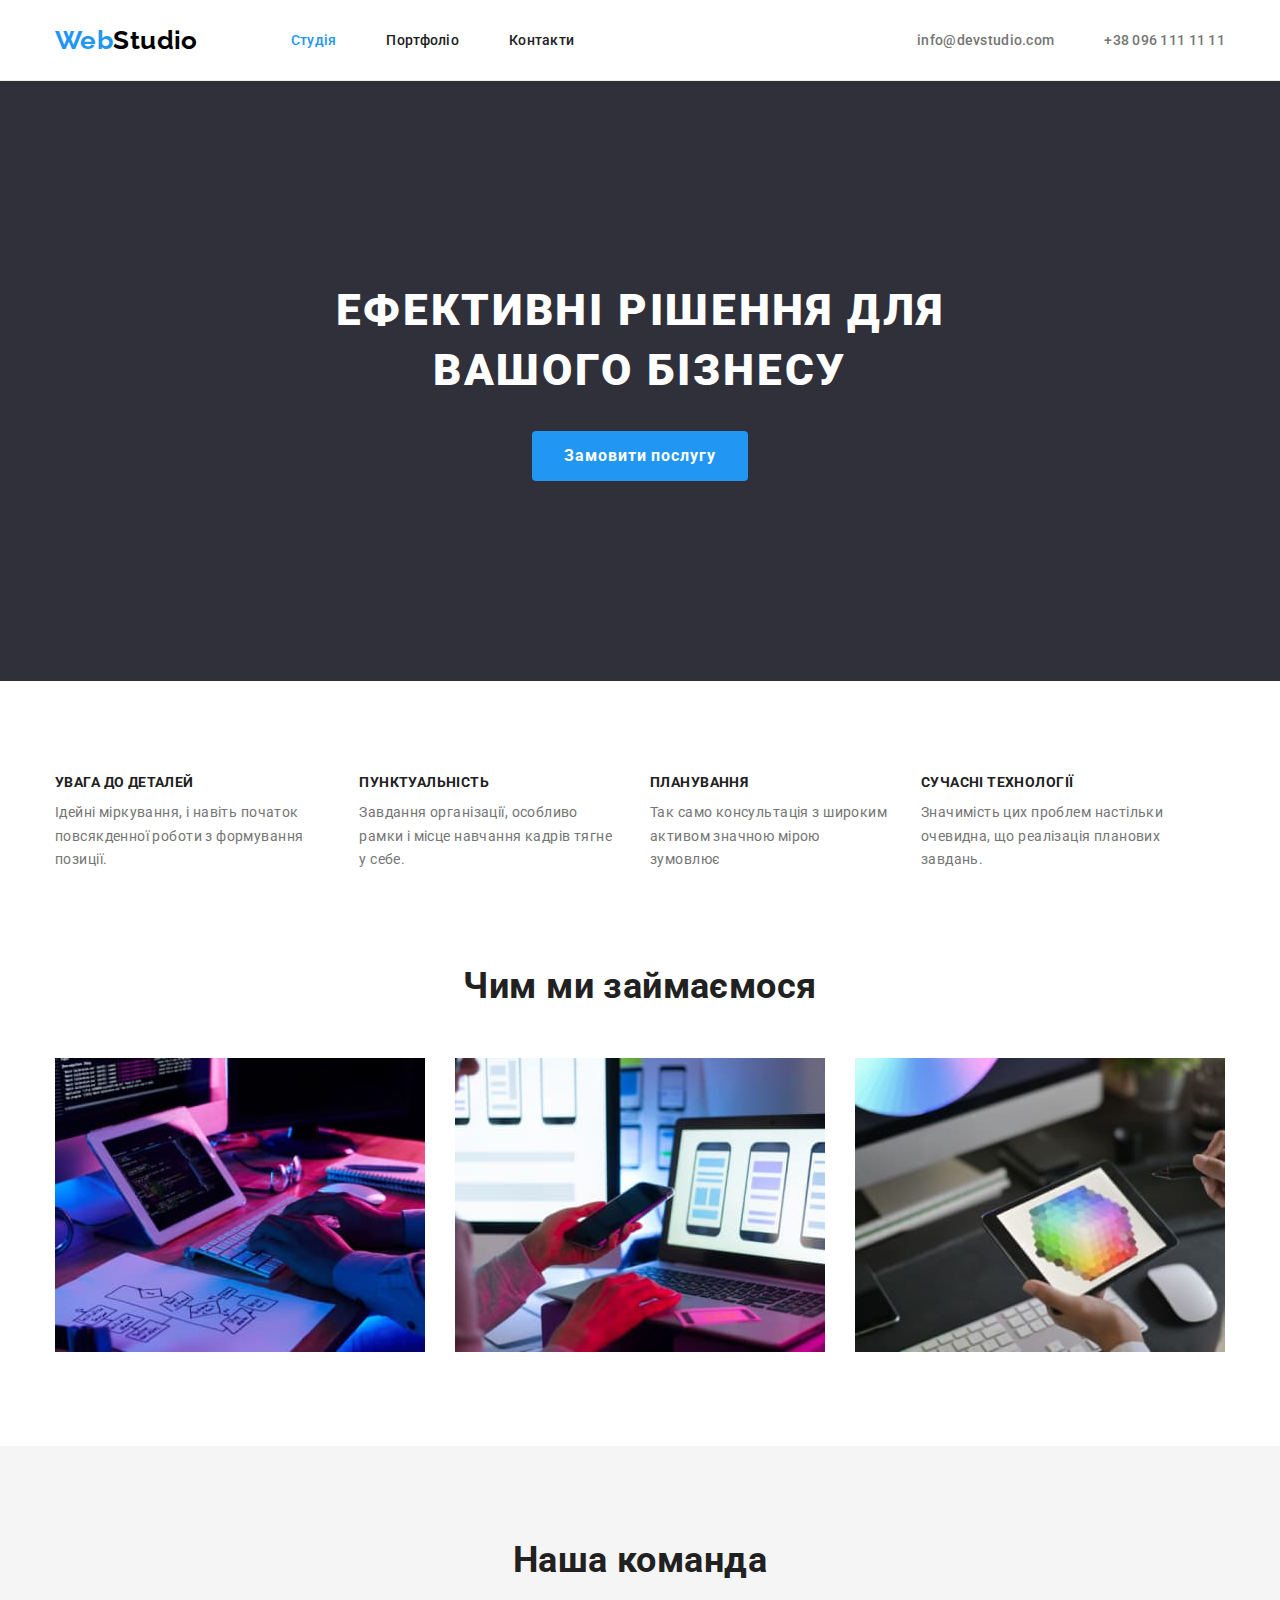
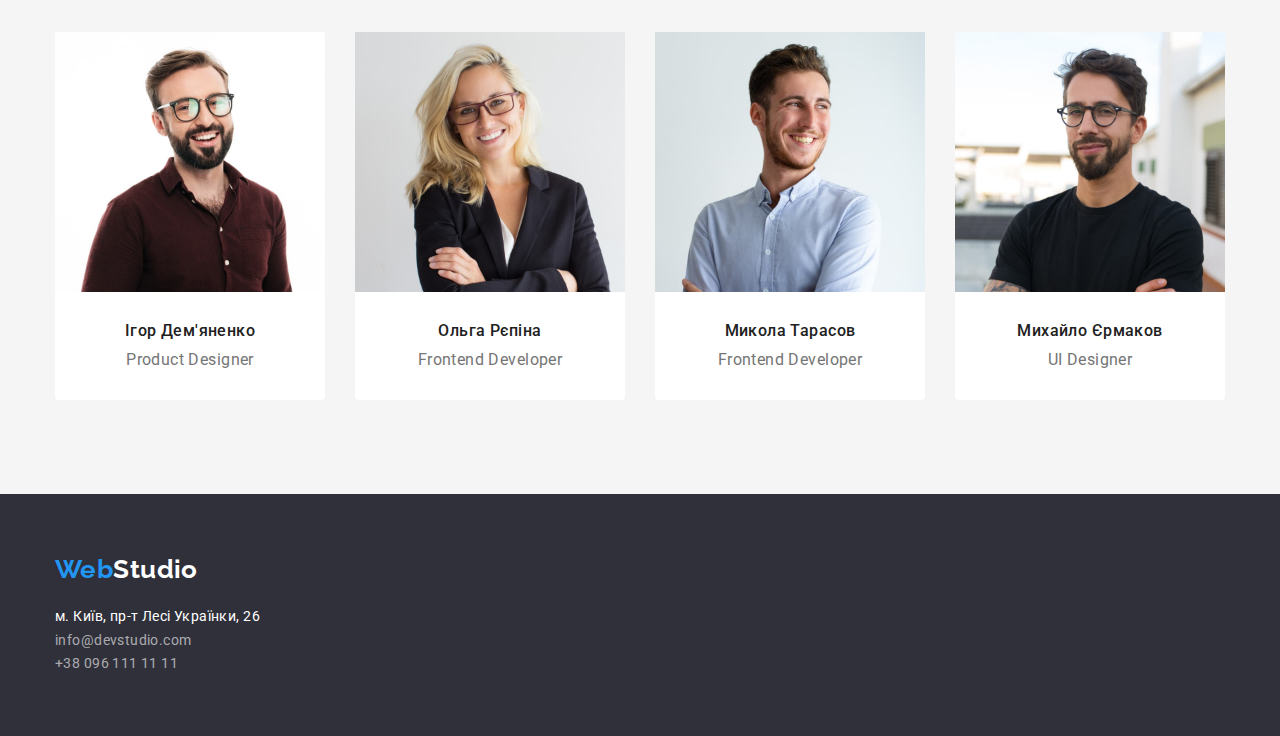
<file: index.html>
<!DOCTYPE html>
<html lang="uk">
  <head>
    <meta charset="UTF-8" />
    <meta http-equiv="X-UA-Compatible" content="IE=edge" />
    <meta name="viewport" content="width=device-width, initial-scale=1.0" />
    <title>Document</title>
    <link rel="preconnect" href="https://fonts.googleapis.com" />
    <link rel="preconnect" href="https://fonts.gstatic.com" crossorigin />
    <link
      href="https://fonts.googleapis.com/css2?family=Raleway:wght@700&family=Roboto:wght@400;500;700;900&display=swap"
      rel="stylesheet"
    />
    <link
      rel="stylesheet"
      href="https://cdn.jsdelivr.net/npm/modern-normalize@1.1.0/modern-normalize.min.css"
    />
    <link rel="stylesheet" href="./css/styles.css" />
  </head>
  <!-- Шапка-->
  <body>
    <header class="page-header">
      <div class="container page-header-container">
        <nav class="page-navigation">
          <a class="logo link" href=""><span class="accent">Web</span>Studio </a>
          <ul class="menu list">
            <li class="menu-item">
              <a href="#" class="menu-link link current">Студія</a>
            </li>
            <li class="menu-item">
              <a href="./portfolio.html" class="menu-link link">Портфоліо</a>
            </li>
            <li class="menu-item">
              <a href="#" class="menu-link link">Контакти</a>
            </li>
          </ul>
        </nav>
        <ul class="contact list">
          <li class="menu-item">
            <a class="contact-mail link" href="mailto:info@devstudio.com">info@devstudio.com</a>
          </li>
          <li class="menu-item">
            <a class="contact-phone-number link" href="tel:+380961111111">+38 096 111 11 11</a>
          </li>
        </ul>
      </div>
    </header>

    <!-- Hero -->
    <main>
      <section class="hero">
        <h1 class="hero-title">Ефективні рішення для вашого бізнесу</h1>
        <button type="button" class="button">Замовити послугу</button>
      </section>

      <!-- Особливості -->

      <section class="section">
        <div class="container page-header-container">
          <h2 class="section-title visually-hidden">Наші переваги</h2>
          <ul class="benefit-list list">
            <li class="elements">
              <h3 class="title">УВАГА ДО ДЕТАЛЕЙ</h3>
              <p class="text">
                Ідейні міркування, і навіть початок повсякденної роботи з формування позиції.
              </p>
            </li>
            <li class="elements">
              <h3 class="title">ПУНКТУАЛЬНІСТЬ</h3>
              <p class="text">
                Завдання організації, особливо рамки і місце навчання кадрів тягне у себе.
              </p>
            </li>

            <li class="elements">
              <h3 class="title">ПЛАНУВАННЯ</h3>
              <p class="text">Так само консультація з широким активом значною мірою зумовлює</p>
            </li>

            <li class="elements">
              <h3 class="title">СУЧАСНІ ТЕХНОЛОГІЇ</h3>
              <p class="text">
                Значимість цих проблем настільки очевидна, що реалізація планових завдань.
              </p>
            </li>
          </ul>
        </div>
      </section>

      <!-- Чим ми займаємося -->

      <section class="section-title-page">
        <div class="container page-header-containe">
          <h2 class="section-title">Чим ми займаємося</h2>
          <ul class="foto-item list">
            <li class="foto-elements">
              <img src="./images/box1(2).jpg" alt="Людина працює за комп'ютером" width="370" />
            </li>
            <li>
              <img
                src="./images/box2.jpg"
                alt="Людина працює за комп'ютером і телефоном"
                width="370"
              />
            </li>
            <li>
              <img src="./images/box3.jpg" alt="Людина працює за планшетом" width="370" />
            </li>
          </ul>
        </div>
      </section>

      <!-- Наша команда -->

      <section class="section team">
        <div class="container page-header-containe">
          <h2 class="section-title">Наша команда</h2>
          <ul class="team-list list">
            <li class="imagene-fone">
              <img src="./images/img.jpg" alt="Усміхнений хлопець в окулярах" width="270" />
              <div class="teamlist">
                <h3 class="title-page">Ігор Дем'яненко</h3>
                <p class="text-page">Product Designer</p>
              </div>
            </li>

            <li class="imagene-fone">
              <img src="./images/img1.jpg" alt="Усміхнена дівчина в окулярах" width="270" />
              <div class="teamlist">
                <h3 class="title-page">Ольга Рєпіна</h3>
                <p class="text-page">Frontend Developer</p>
              </div>
            </li>
            <li class="imagene-fone">
              <img src="./images/img2.jpg" alt="Усміхнений хлопець" width="270" />
              <div class="teamlist">
                <h3 class="title-page">Микола Тарасов</h3>
                <p class="text-page">Frontend Developer</p>
              </div>
            </li>

            <li class="imagene-fone">
              <img src="./images/img3.jpg" alt="Усміхнений хлопець в окулярах" width="270" />
              <div class="teamlist">
                <h3 class="title-page">Михайло Єрмаков</h3>
                <p class="text-page">UI Designer</p>
              </div>
            </li>
          </ul>
        </div>
      </section>
    </main>

    <!-- Footer -->

    <footer class="page-footer">
      <div class="container">
        <a class="logo-footer link" href=""><span class="accent">Web</span>Studio </a>
        <address class="adrees-page">
          <ul class="list">
            <li class="page-contact">
              <a
                class="adrees-footer link"
                href="https://goo.gl/maps/CPtrU1FHBa2aNyZL9"
                target="_blank"
                rel="noopener noreferrer nofollow"
                >м. Київ, пр-т Лесі Українки, 26</a
              >
            </li>

            <li class="page-contact">
              <a class="contact-footer link" href="mailto:info@devstudio.com">info@devstudio.com</a>
            </li>

            <li class="page-contact">
              <a class="contact-footer link" href="tel:+380961111111">+38 096 111 11 11</a>
            </li>
          </ul>
        </address>
      </div>
    </footer>
  </body>
</html>
</file>
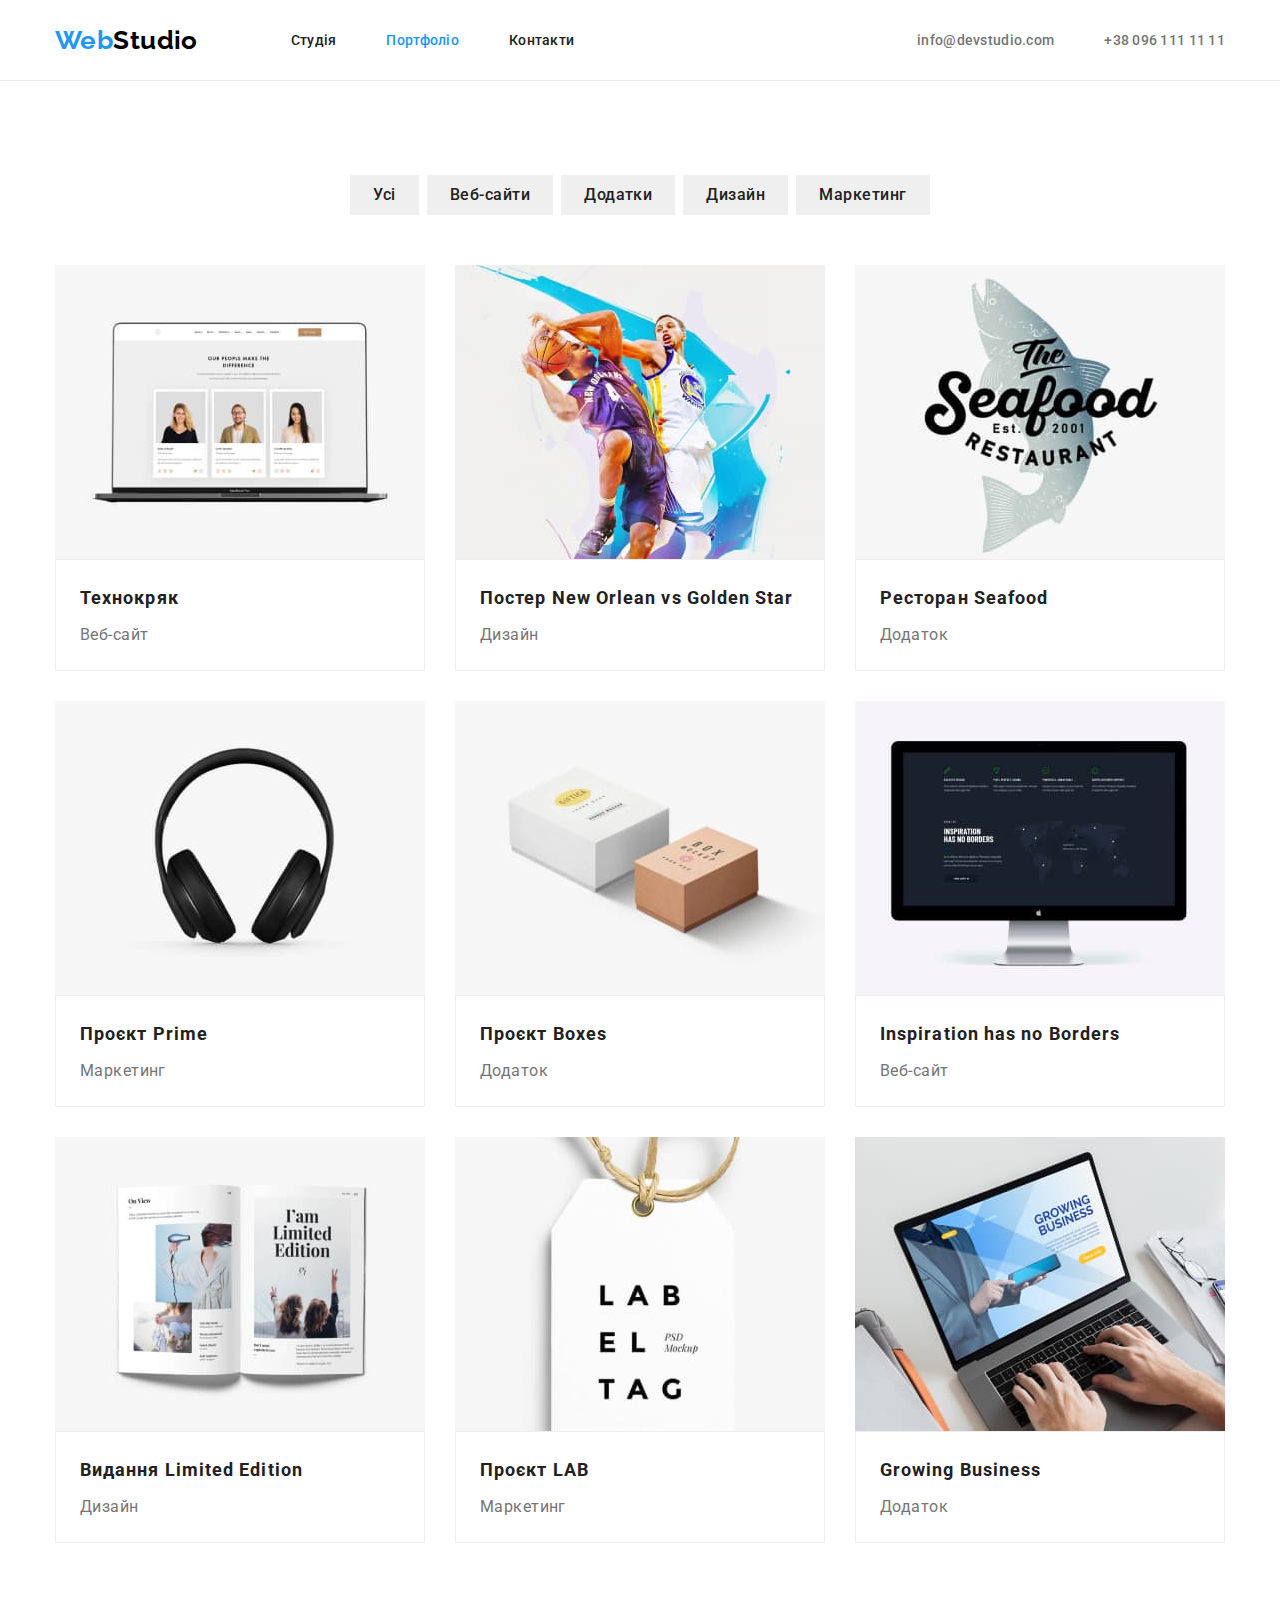
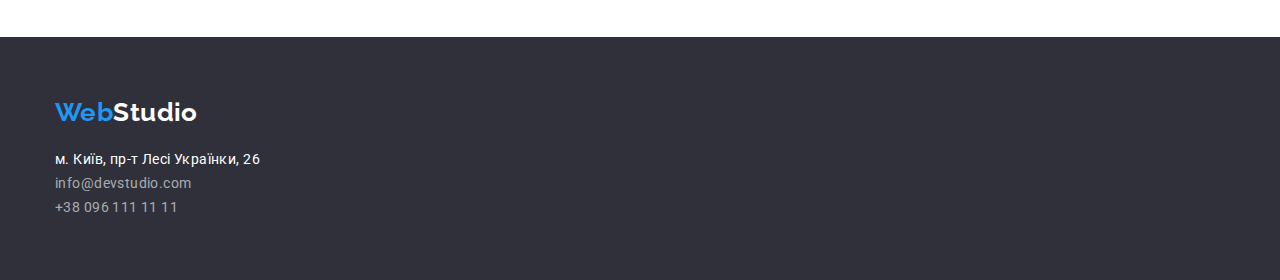
<file: portfolio.html>
<!DOCTYPE html>
<html lang="uk">
  <head>
    <meta charset="UTF-8" />
    <meta http-equiv="X-UA-Compatible" content="IE=edge" />
    <meta name="viewport" content="width=device-width, initial-scale=1.0" />
    <title>Document</title>
    <link rel="preconnect" href="https://fonts.googleapis.com" />
    <link rel="preconnect" href="https://fonts.gstatic.com" crossorigin />
    <link
      href="https://fonts.googleapis.com/css2?family=Raleway:wght@700&family=Roboto:wght@400;500;700;900&display=swap"
      rel="stylesheet"
    />
    <link
      rel="stylesheet"
      href="https://cdn.jsdelivr.net/npm/modern-normalize@1.1.0/modern-normalize.min.css"
    />

    <link rel="stylesheet" href="./css/styles.css" />
  </head>
  <body>
    <header class="page-header">
      <div class="container page-header-container">
        <nav class="page-navigation">
          <a class="logo link" href="./index.html"><span class="accent">Web</span>Studio </a>
          <ul class="menu list">
            <li class="menu-item">
              <a href="./index.html" class="menu-link link">Студія</a>
            </li>
            <li class="menu-item">
              <a href="#" class="menu-link link current">Портфоліо</a>
            </li>
            <li class="menu-item">
              <a href="#" class="menu-link link">Контакти</a>
            </li>
          </ul>
        </nav>
        <ul class="contact list">
          <li class="menu-item">
            <a class="contact-mail link" href="mailto:info@devstudio.com">info@devstudio.com</a>
          </li>
          <li class="menu-item">
            <a class="contact-phone-number link" href="tel:+380961111111">+38 096 111 11 11</a>
          </li>
        </ul>
      </div>
    </header>

    <main>
      <section class="">
        <div class="container">
          <h1 class="visually-hidden">Портфоліо</h1>
          <ul class="page-main list">
            <li><button type="button" class="pagemain">Усі</button></li>
            <li><button type="button" class="pagemain">Веб-сайти</button></li>
            <li><button type="button" class="pagemain">Додатки</button></li>
            <li><button type="button" class="pagemain">Дизайн</button></li>
            <li><button type="button" class="pagemain">Маркетинг</button></li>
          </ul>
        </div>

        <div class="container">
          <ul class="flex-container list">
            <li>
              <img src="./images/img(5).jpg" alt="Ноутбук" width="370" />
              <div class="flex-element">
                <h2 class="pagetest">Технокряк</h2>
                <p class="pagelist">Веб-сайт</p>
              </div>
            </li>

            <li>
              <img src="./images/img(6).jpg" alt="Люди з м'ячем" width="370" />
              <div class="flex-element">
                <h2 class="pagetest">Постер New Orlean vs Golden Star</h2>
                <p class="pagelist">Дизайн</p>
              </div>
            </li>

            <li>
              <img src="./images/img(7).jpg" alt="Еблема" width="370" />
              <div class="flex-element">
                <h2 class="pagetest">Ресторан Seafood</h2>
                <p class="pagelist">Додаток</p>
              </div>
            </li>

            <li>
              <img src="./images/img(8).jpg" alt="Навушники" width="370" />
              <div class="flex-element">
                <h2 class="pagetest">Проєкт Prime</h2>
                <p class="pagelist">Маркетинг</p>
              </div>
            </li>

            <li>
              <img src="./images/img(9).jpg" alt="Коробочки" width="370" />
              <div class="flex-element">
                <h2 class="pagetest">Проєкт Boxes</h2>
                <p class="pagelist">Додаток</p>
              </div>
            </li>

            <li>
              <img src=".//images/img(10).jpg" alt="Монітор" width="370" />
              <div class="flex-element">
                <h2 class="pagetest">Inspiration has no Borders</h2>
                <p class="pagelist">Веб-сайт</p>
              </div>
            </li>

            <li>
              <img src="./images/img(11).jpg" alt="Книжка" width="370" />
              <div class="flex-element">
                <h2 class="pagetest">Видання Limited Edition</h2>
                <p class="pagelist">Дизайн</p>
              </div>
            </li>

            <li>
              <img src="./images/img(12).jpg" alt="Бізнес" width="370" />
              <div class="flex-element">
                <h2 class="pagetest">Проєкт LAB</h2>
                <p class="pagelist">Маркетинг</p>
              </div>
            </li>

            <li>
              <img src="./images/img(13).jpg" alt="Людина працює за ноутбук" width="370" />
              <div class="flex-element">
                <h2 class="pagetest">Growing Business</h2>
                <p class="pagelist">Додаток</p>
              </div>
            </li>
          </ul>
        </div>
      </section>
    </main>

    <footer class="page-footer">
      <div class="container">
        <a class="logo-footer link" href=""><span class="accent">Web</span>Studio </a>
        <address class="adrees-page">
          <ul class="list">
            <li>
              <a
                class="adrees-footer link"
                href="https://goo.gl/maps/CPtrU1FHBa2aNyZL9"
                target="_blank"
                rel="noopener noreferrer nofollow"
                >м. Київ, пр-т Лесі Українки, 26</a
              >
            </li>

            <li>
              <a class="contact-footer link" href="mailto:info@devstudio.com">info@devstudio.com</a>
            </li>

            <li>
              <a class="contact-footer link" href="tel:+380961111111">+38 096 111 11 11</a>
            </li>
          </ul>
        </address>
      </div>
    </footer>
  </body>
</html>
</file>
<file: css/styles.css>
:root{
    --primary-font: 'Roboto';sans-serif;
    --secondary-font: 'Raleway';sans-serif;
    --accent-color:#2196F3;
    --primary-text-color:#212121;
    --secondary-text-color:#757575;
    --logo-color:#000000;
    --hero-title-color:#FFFFFF;
    --background-dar-color:#2f303a;
    --background-cloudy-color:#F5F5F5;
    --contacts-color:rgba(255, 255, 255, 0.6);
}

h1,
h2,
h3,
h4,
p{
    margin-top: 0;
    margin-bottom: 0;
}


ul,ol{
    margin-top: 0;
    margin-bottom: 0;
    padding-left: 0;
}
.link {
    text-decoration: none;
}

.list {
    list-style: none;
}

 img {
    display: block;
    max-width: 100%;
    height: auto;
    }


button {
    font-family: inherit;
    cursor: pointer;
}

body {
    font-family: var(--primary-font);
    font-size: 14px;
    letter-spacing: 0.03em;
    background-color:var(--hero-title-color);
    color: var(--primary-text-color);
}

.container{
    width: 1200px;
    margin-left: auto;
    margin-right: auto;
    padding-left: 15px;
    padding-right: 15px;
}
.page-header{
    border-bottom: 1px solid #ECECEC;
}
.page-header-container{
        display: flex;
       }

.page-navigation{
    display: flex;
    align-items: center;
}
.menu{
    display: block;
    padding-top: 32px;
    padding-bottom: 32px;
    display: flex;
    column-gap: 50px;
    }
.contact {
    display: flex;
    margin-left: auto; 
    align-items: center;
}
.contact-phone-number{
    margin-left: 50px;
     
}
.logo{
    font-family: var(--secondary-font);
        font-weight: 700;
        font-size: 26px;
        line-height: 1.19;
        margin-right: 93px;
         color:var(--logo-color);
    }
.accent{
    color:var(--accent-color);
}
    
.menu-link{
     font-weight: 500;
     line-height: 16px;
     letter-spacing: 0.02em;
color:var(--primary-text-color);
}
.menu-link:hover,
.menu-link:focus{
   color:var(--accent-color);
}

.menu-link.current{
     color:var(--accent-color);
}

.contact-mail{
        font-style: normal;
        font-weight: 500;
        line-height: 1.14;
        letter-spacing: 0.02em;
        color: var(--secondary-text-color);
}
.contact-mail:hover,
.contact-mail:focus{
color:var(--accent-color);
}

.contact-phone-number{
        font-style: normal;
        font-weight: 500;
        line-height: 1.14;
        letter-spacing: 0.02em;
        color:var(--secondary-text-color);
}
.contact-phone-number:hover,
.contact-phone-number:focus{
  color: var(--accent-color);
}

/* hero */
.hero {
    padding-top: 200px;
    padding-bottom: 200px;
    background-color: var(--background-dar-color);
    text-align: center;
  
    
}
.hero-title {
    width: 696px;
    margin-left: auto;
    margin-right: auto;
    margin-top: 0;
    margin-bottom: 30px;
    font-weight: 900;
    font-size: 44px;
     line-height: 1.36;
    letter-spacing: 0.06em;
    text-transform: uppercase;
    color: var(--hero-title-color);
}
/* Button */
.button {

background-color:var(--accent-color);
color: var(--hero-title-color);
}
.button {
    border: none;
       border-radius: 4px;
       padding: 10px 32px;
       font-family: var(--primary-font);
        font-weight: 700;
        font-size: 16px;
        line-height: 1.87;
    
        letter-spacing: 0.06em;
        color:var(--hero-title-color);
      
}

/* Особливості*/

.section-container{
    display: flex;
}

.section{
    padding-top: 94px;
    padding-bottom: 94px;
 }
.benefit-list{
    display: flex;
    column-gap: 30;
}
.benefit-list .title{
    margin-bottom: 10px;
}

.benefit-list .text,
.team-list .text{
    coior:var(--secondary-text-color);
}

.visually-hidden {
    position: absolute;
    white-space: nowrap;
    width: 1px;
    height: 1px;
    overflow: hidden;
    border: 0;
    padding: 0;
    clip: rect(0 0 0 0);
    clip-path: inset(50%);
    margin: -1px;
}

/*  Чим ми займаємося*/

.section-title-page{
    padding-top: 0;
}

.foto-elements{
    flex-basis: calc((100% - 60px) / 3);
}

.elements{
    margin-right: 30px;
    column-gap: 30px;
}

.section-title{
    margin-bottom: 50px;
    font-weight: 700;
    font-size: 36px;
    line-height: 1.16;
    text-align: center;
}
.foto-item{
    display: flex;
    padding-bottom: 94px;
    column-gap: 30px;
}
   
 .title{
    font-weight: 700;
    font-size: 14px;
    line-height: 1.14;
    text-transform: uppercase;   
 }

 .text{
        line-height: 1.71;
        color: var(--secondary-text-color);
 }   
/* Наша команда */

.team-list{
    display: flex;
   
    column-gap: 30px;
}

.imagene-fone{
    flex-basis: calc((100% - 90px) / 4);
    border-radius: 0px 0px 4px 4px;
    background-color: var(--hero-title-color);
}

.team {
    background-color: var(--background-cloudy-color);
}

.title-page{
   padding-bottom: 10px;
        font-weight: 500;
        font-size: 16px;
        line-height: 1.18;
         text-align: center;
        }

.text-page{
   
         font-size: 16px;
        line-height: 1.18;
        text-align: center;
         color: var(--secondary-text-color);

}
.teamlist{
    padding-bottom: 30px;
    padding-top: 30px;
}

/* Footer */
.page-footer{
    padding-top: 60px;
    padding-bottom: 60px;
    background-color: var(--background-dar-color);
}

.adrees-page {
    margin-top: 20px;
}

.logo-footer {
    font-family: var(--secondary-font);
    font-weight: 700;
    font-size: 26px;
    line-height: 1.19;
    color: var(--hero-title-color);
}

.adrees-footer{
    margin-top: 20px;
        font-style: normal;
        font-weight: 400;
        line-height: 1.71;
         color: var(--hero-title-color);
}



.contact-footer{
    margin-top: 9px;
        font-style: normal;
        font-weight: 400;
        line-height: 1.71;
         color: var(--contacts-color);
}

.contact-footer:hover,
.contact-footer:focus{
    color:var(--accent-color); 
        font-weight: 500;
        font-size: 16px;
        line-height: 1.62;
        text-align: center;
        }

.pagemain:hover,
.pagemain:focus{
    background-color:var(--accent-color);
color: var(--background-cloudy-color);
      }

.pagetest{
        font-weight: 700;
        font-size: 18px;
        line-height: 2;
        letter-spacing: 0.06em;
      margin-bottom: 4px;
     }

.pagelist{
        font-size: 16px;
        line-height: 1.87;
         color: var(--secondary-text-color);
    } 
/* Portfolio */

.flex-container{
    display: flex;
    flex-wrap: wrap;
    gap: 30px;
    flex-basis: calc((100% - 60px) / 3);
    padding-bottom: 94px;
   
}


.page-main{
    display: flex;
    justify-content: center;
    padding-bottom: 50px;
   margin-top: 94px;
    column-gap: 8px;
}

.flex-element{
   padding: 20px 24px;
    border: 1px solid #EEEEEE
}
.pagemain{
    padding: 6px 22px;
    border: 1px solid transparent;
    
    font-family: var(--primary-font);
        font-weight: 500;
        font-size: 16px;
        line-height: 26px;
        text-align: center;
        letter-spacing: 0.03em;
         color:var(--primary-text-color);
}
</file>
